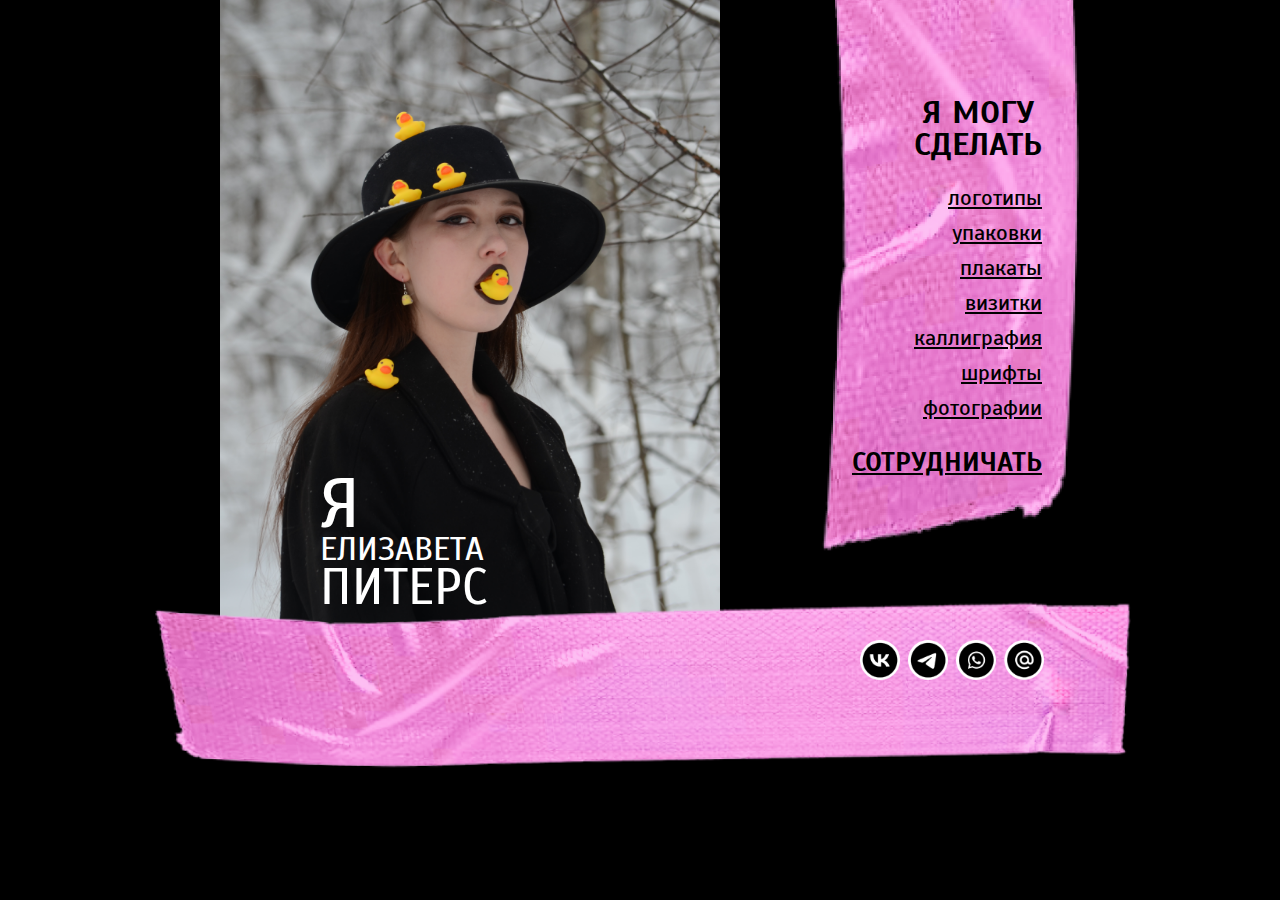
<file: index.html>
<!DOCTYPE html>
<html lang="ru">
    <head>
        <link rel="stylesheet" href="css/main.css" />
        <link rel="stylesheet" href="css/menu.css" />
        <link rel="stylesheet" href="css/home.css" />
        <meta name="viewport" content="width=device-width, initial-scale=1" />
        <script src="js/main.js"></script>
        <title>Главная - Елизавета Питерс</title>
    </head>
    <body>
        <div class="container">
            <main class="home">
                <div class="photo">
                    <img src="images/liza.png" alt="Фото Лизы" />
                    <div class="photo-title">
                        <span>Я</span>
                        <span>Елизавета</span>
                        <span>Питерс</span>
                    </div>
                </div>
            </main>
            <nav class="menu">
                <div class="menu-tape">
                    <h2 class="menu-title">Я могу<br />сделать</h2>
                    <div class="menu-links">
                        <a href="logotipy.html">Логотипы</a>
                        <a href="upakovki.html">Упаковки</a>
                        <a href="plakaty.html">Плакаты</a>
                        <a href="vizitki.html">Визитки</a>
                        <a href="kalligrafiya.html">Каллиграфия</a>
                        <a href="shrifty.html">Шрифты</a>
                        <a href="fotografii.html">Фотографии</a>
                    </div>
                    <a class="menu-bottom-link" href="index.html">Сотрудничать</a>
                    <div class="menu-collapse-button"></div>
                </div>
            </nav>
            <footer>
                <div class="footer-tape">
                    <div class="social-buttons">
                        <a href="index.html" class="vk"></a>
                        <a href="index.html" class="tg"></a>
                        <a href="index.html" class="whatsapp"></a>
                        <a href="index.html" class="email"></a>
                    </div>
                </div>
            </footer>
        </div>
    </body>
</html>
</file>
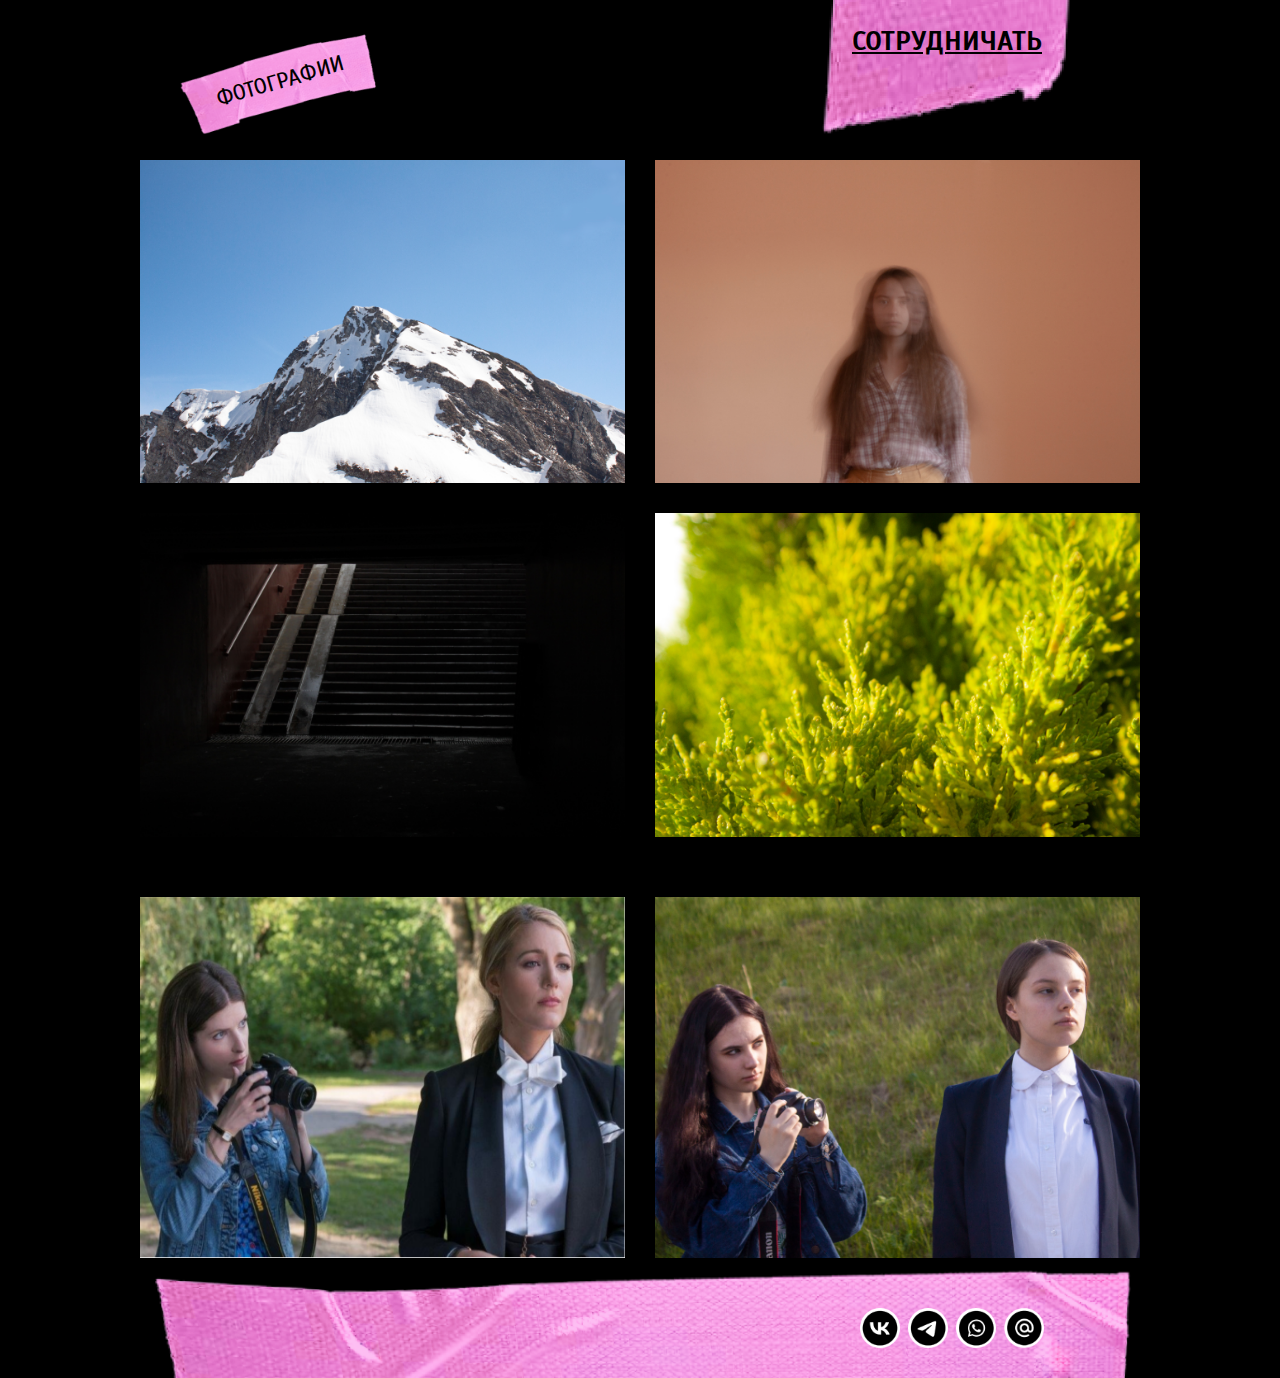
<file: fotografii.html>
<!DOCTYPE html>
<html lang="ru">
    <head>
        <link rel="stylesheet" href="css/main.css" />
        <link rel="stylesheet" href="css/menu.css" />
        <link rel="stylesheet" href="css/fotografii.css" />
        <meta name="viewport" content="width=device-width, initial-scale=1" />
        <script src="js/main.js"></script>
        <title>Фотографии - Елизавета Питерс</title>
    </head>
    <body>
        <div class="container">
            <header>
                <div class="title">
                    <h1 class="title-text">Фотографии</h1>
                </div>
                <nav class="menu collapsed">
                    <div class="menu-tape">
                        <h2 class="menu-title">Я могу<br />сделать</h2>
                        <div class="menu-links">
                            <a href="logotipy.html">Логотипы</a>
                            <a href="upakovki.html">Упаковки</a>
                            <a href="plakaty.html">Плакаты</a>
                            <a href="vizitki.html">Визитки</a>
                            <a href="kalligrafiya.html">Каллиграфия</a>
                            <a href="shrifty.html">Шрифты</a>
                            <a href="fotografii.html">Фотографии</a>
                        </div>
                        <a class="menu-bottom-link" href="index.html">Сотрудничать</a>
                        <div class="menu-collapse-button"></div>
                    </div>
                </nav>
            </header>
            <main class="fotografii">
                <div class="row">
                    <img src="images/fotografii/1.png" alt="Пример фотографии 1" />
                    <img src="images/fotografii/2.png" alt="Пример фотографии 2" />
                </div>
                <div class="row">
                    <img src="images/fotografii/3.png" alt="Пример фотографии 3" />
                    <img src="images/fotografii/4.png" alt="Пример фотографии 4" />
                </div>
                <div class="row">
                    <img src="images/fotografii/5.png" alt="Пример фотографии 5" />
                    <img src="images/fotografii/6.png" alt="Пример фотографии 6" />
                </div>
            </main>
            <footer>
                <div class="footer-tape">
                    <div class="social-buttons">
                        <a href="index.html" class="vk"></a>
                        <a href="index.html" class="tg"></a>
                        <a href="index.html" class="whatsapp"></a>
                        <a href="index.html" class="email"></a>
                    </div>
                </div>
            </footer>
        </div>
    </body>
</html>
</file>
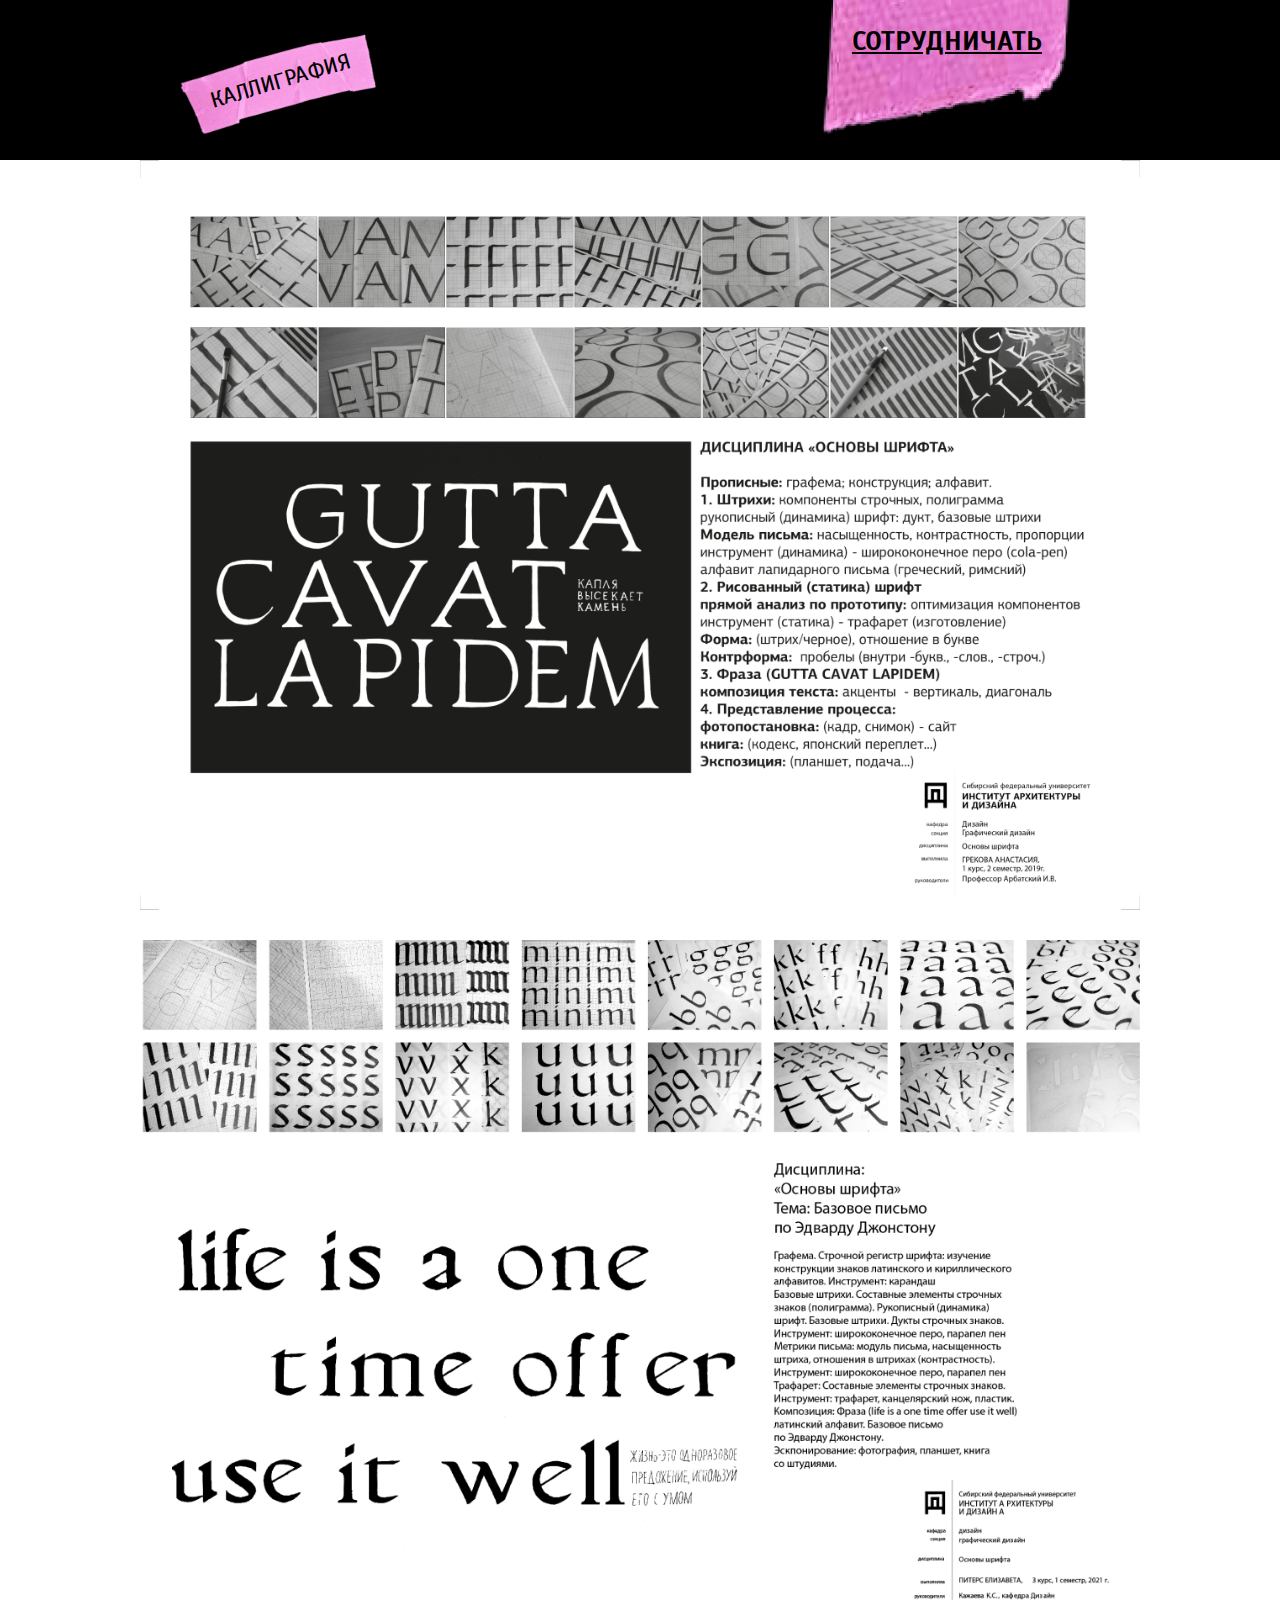
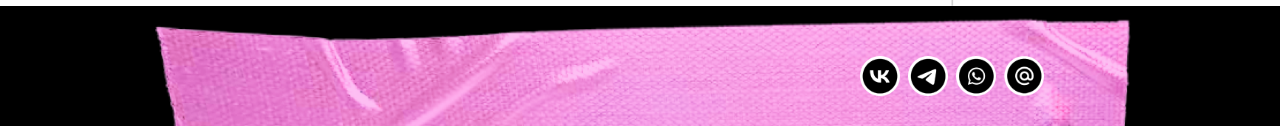
<file: kalligrafiya.html>
<!DOCTYPE html>
<html lang="ru">
    <head>
        <link rel="stylesheet" href="css/main.css" />
        <link rel="stylesheet" href="css/menu.css" />
        <meta name="viewport" content="width=device-width, initial-scale=1" />
        <script src="js/main.js"></script>
        <title>Каллиграфия - Елизавета Питерс</title>
    </head>
    <body>
        <div class="container">
            <header>
                <div class="title">
                    <h1 class="title-text">Каллиграфия</h1>
                </div>
                <nav class="menu collapsed">
                    <div class="menu-tape">
                        <h2 class="menu-title">Я могу<br />сделать</h2>
                        <div class="menu-links">
                            <a href="logotipy.html">Логотипы</a>
                            <a href="upakovki.html">Упаковки</a>
                            <a href="plakaty.html">Плакаты</a>
                            <a href="vizitki.html">Визитки</a>
                            <a href="kalligrafiya.html">Каллиграфия</a>
                            <a href="shrifty.html">Шрифты</a>
                            <a href="fotografii.html">Фотографии</a>
                        </div>
                        <a class="menu-bottom-link" href="index.html">Сотрудничать</a>
                        <div class="menu-collapse-button"></div>
                    </div>
                </nav>
            </header>
        </div>
        <div class="white-container">
            <main>
                <img src="images/kalligrafiya/1.png" alt="Пример каллиграфии 1" />
                <img src="images/kalligrafiya/2.png" alt="Пример каллиграфии 2" />
            </main>
        </div>
        <div class="container">
            <footer>
                <div class="footer-tape">
                    <div class="social-buttons">
                        <a href="index.html" class="vk"></a>
                        <a href="index.html" class="tg"></a>
                        <a href="index.html" class="whatsapp"></a>
                        <a href="index.html" class="email"></a>
                    </div>
                </div>
            </footer>
        </div>
    </body>
</html>
</file>
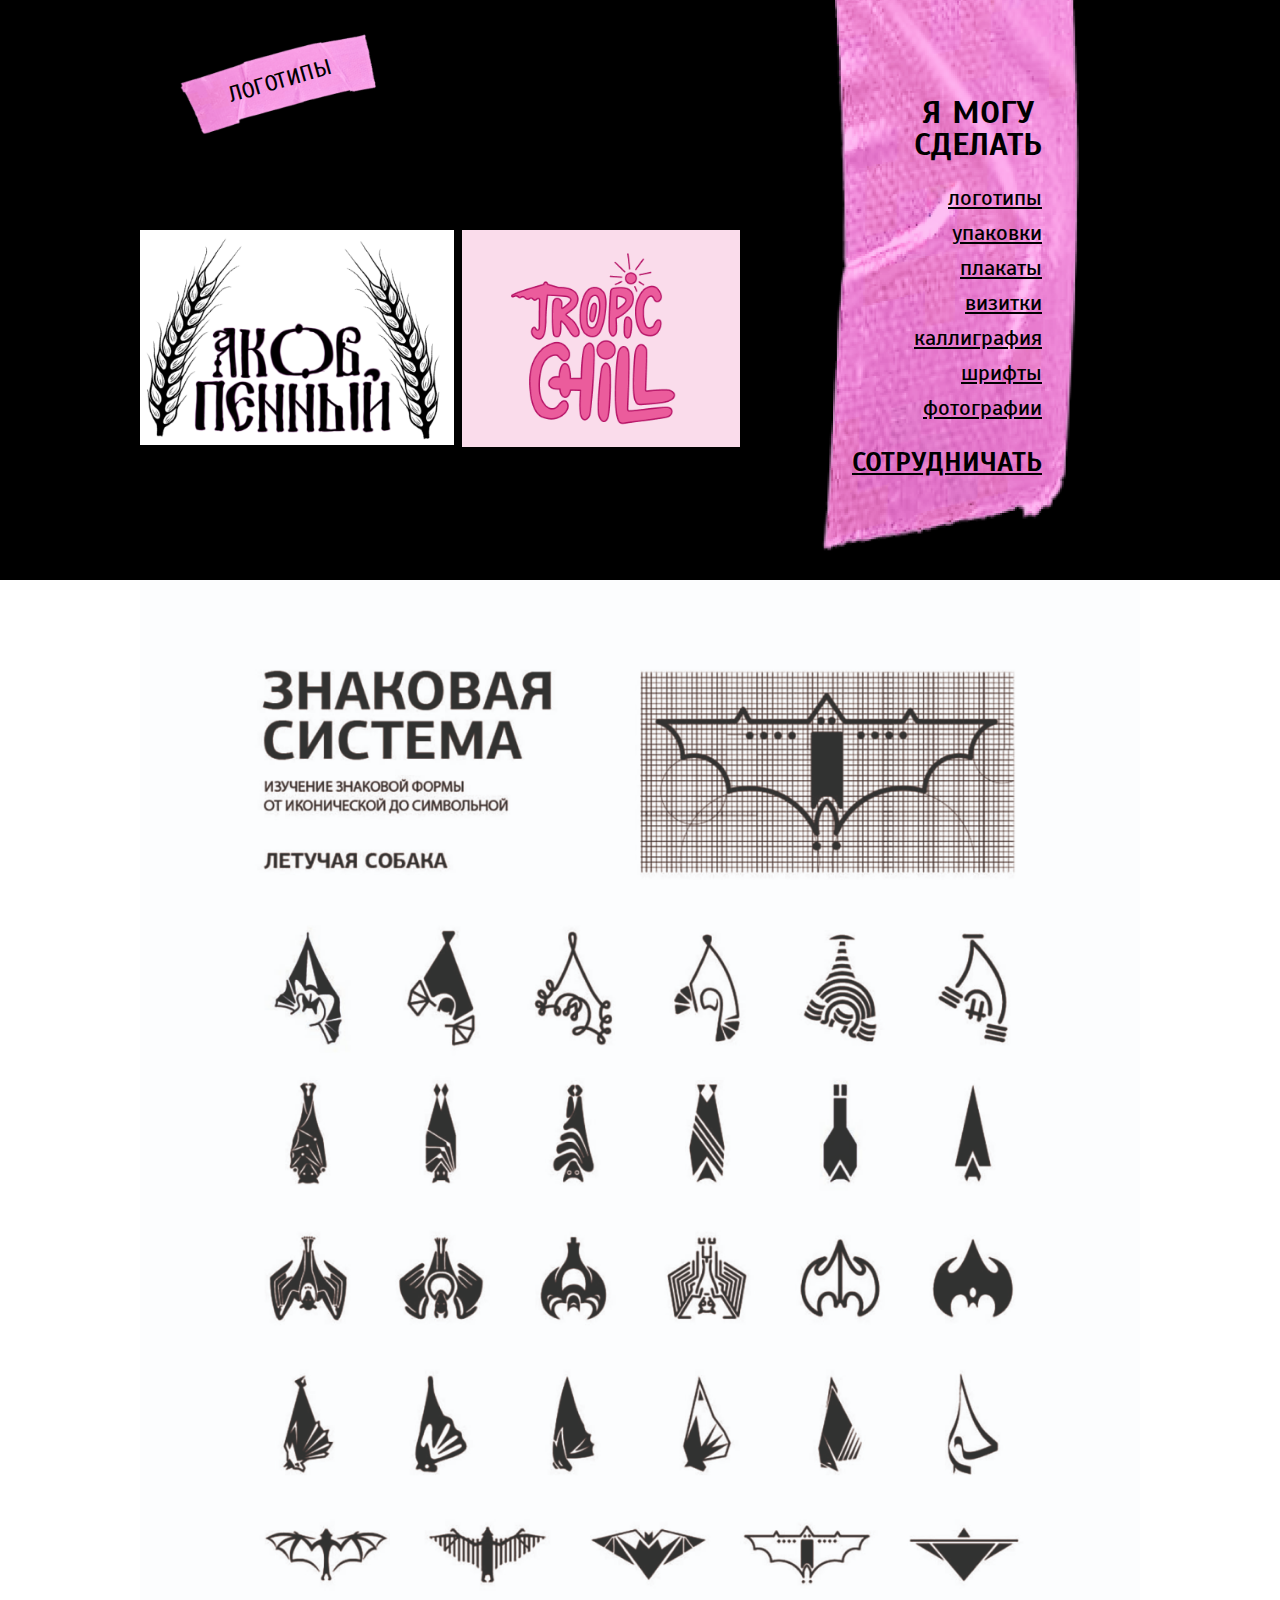
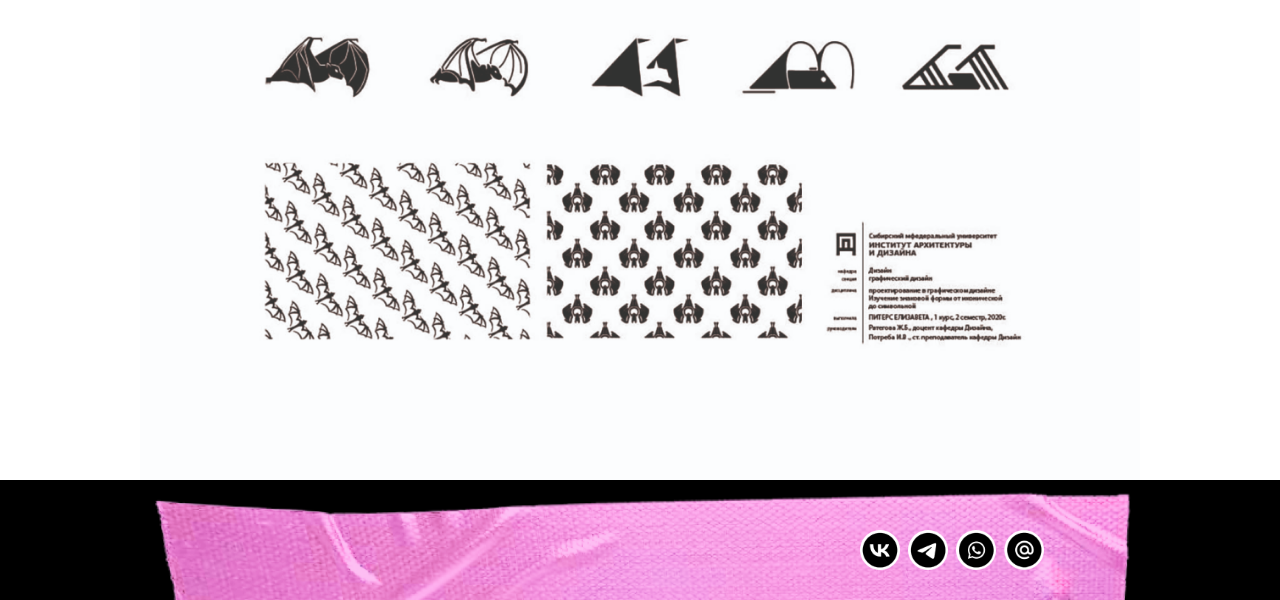
<file: logotipy.html>
<!DOCTYPE html>
<html lang="ru">
    <head>
        <link rel="stylesheet" href="css/main.css" />
        <link rel="stylesheet" href="css/menu.css" />
        <link rel="stylesheet" href="css/logotipy.css" />
        <meta name="viewport" content="width=device-width, initial-scale=1" />
        <script src="js/main.js"></script>
        <title>Логотипы - Елизавета Питерс</title>
    </head>
    <body>
        <div class="container">
            <header>
                <div class="title">
                    <h1 class="title-text">Логотипы</h1>
                </div>
                <nav class="menu collapsed">
                    <div class="menu-tape">
                        <h2 class="menu-title">Я могу<br />сделать</h2>
                        <div class="menu-links">
                            <a href="logotipy.html">Логотипы</a>
                            <a href="upakovki.html">Упаковки</a>
                            <a href="plakaty.html">Плакаты</a>
                            <a href="vizitki.html">Визитки</a>
                            <a href="kalligrafiya.html">Каллиграфия</a>
                            <a href="shrifty.html">Шрифты</a>
                            <a href="fotografii.html">Фотографии</a>
                        </div>
                        <a class="menu-bottom-link" href="index.html">Сотрудничать</a>
                        <div class="menu-collapse-button"></div>
                    </div>
                </nav>
            </header>
            </div>
            <div class="logotipy-container">
                <div class="logotipy">
                    <div class="img-wrapper">
                        <img src="images/logotipy/1.png" alt="Пример логотипов 1" />
                    </div>
                    <div class="row">
                        <div class="img-wrapper">
                            <img
                                src="images/logotipy/2.png"
                                alt="Пример логотипов 2"
                            />
                        </div>
                        <div class="img-wrapper">
                            <img
                                src="images/logotipy/3.png"
                                alt="Пример логотипов 3"
                            />
                        </div>
                    </div>
                </div>
            </div>
            <div class="container">
            <footer>
                <div class="footer-tape">
                    <div class="social-buttons">
                        <a href="index.html" class="vk"></a>
                        <a href="index.html" class="tg"></a>
                        <a href="index.html" class="whatsapp"></a>
                        <a href="index.html" class="email"></a>
                    </div>
                </div>
            </footer>
                </body>
        </div>
</html>
</file>
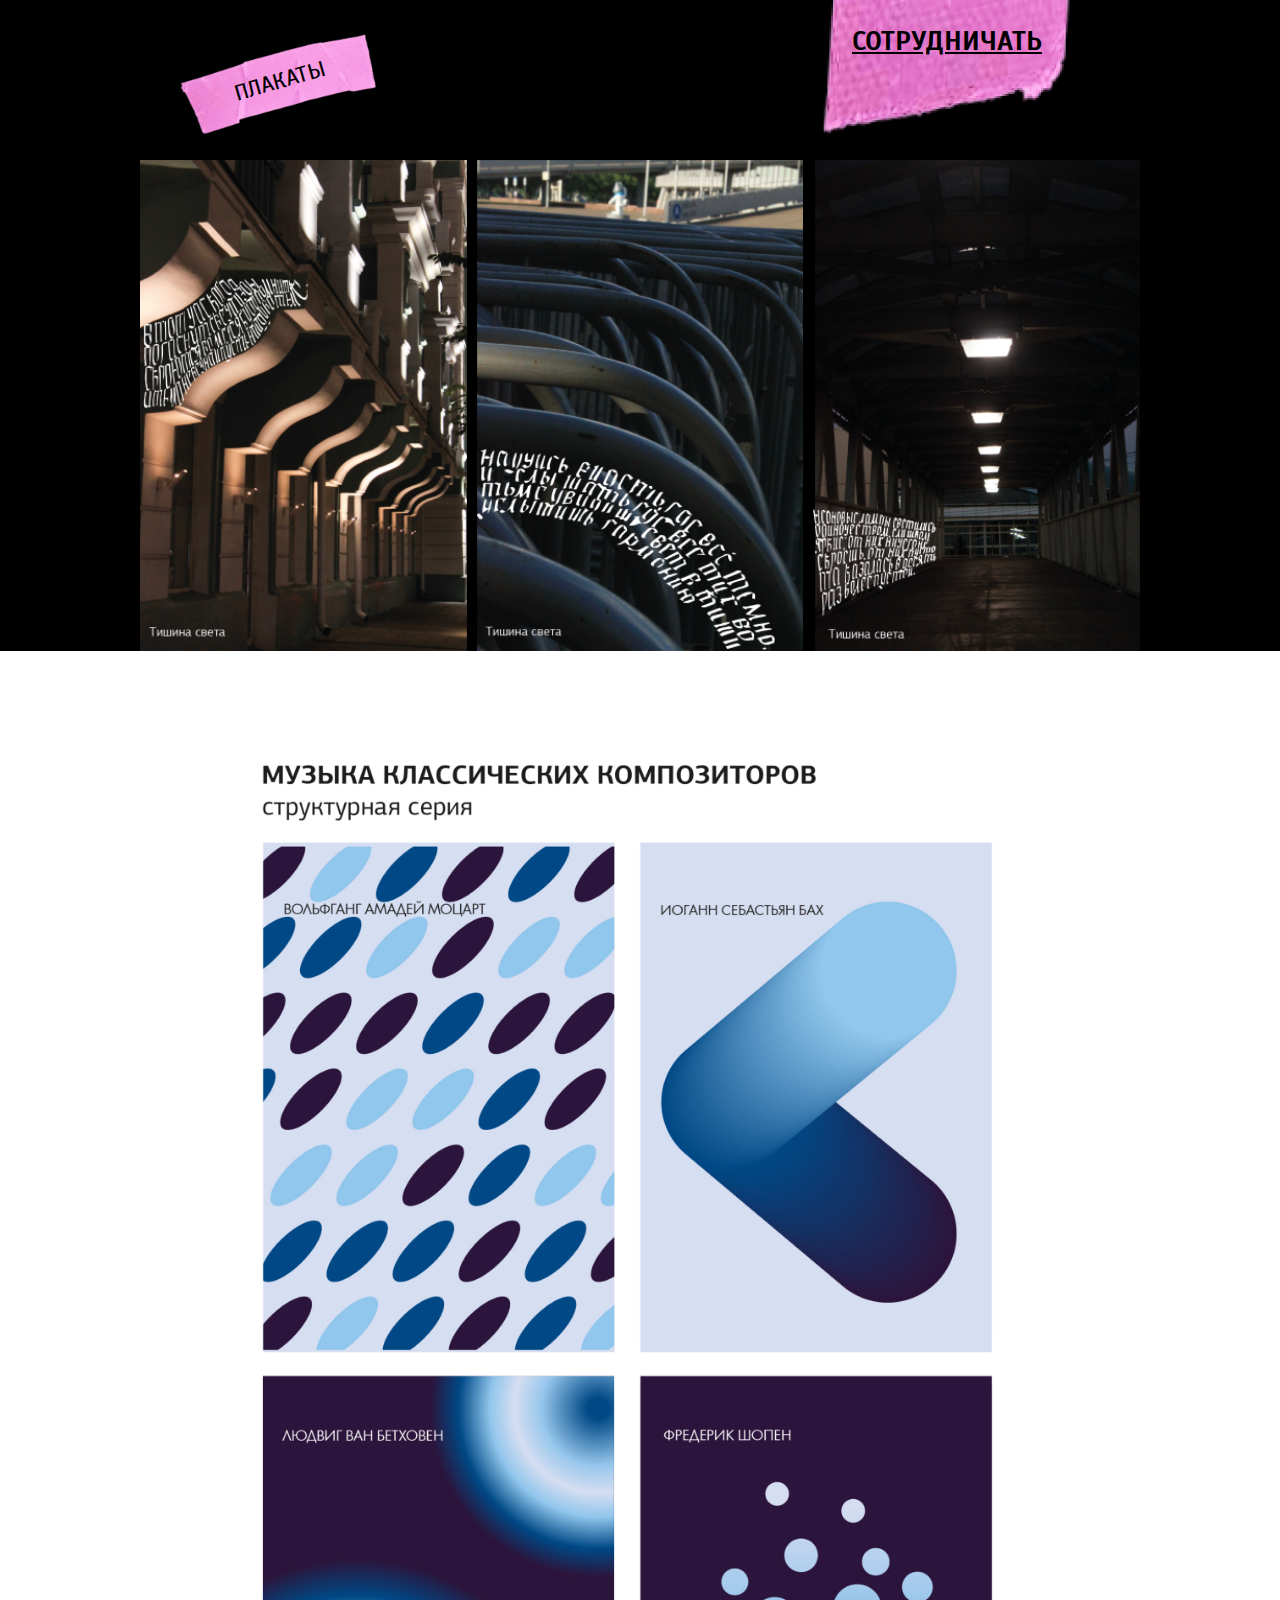
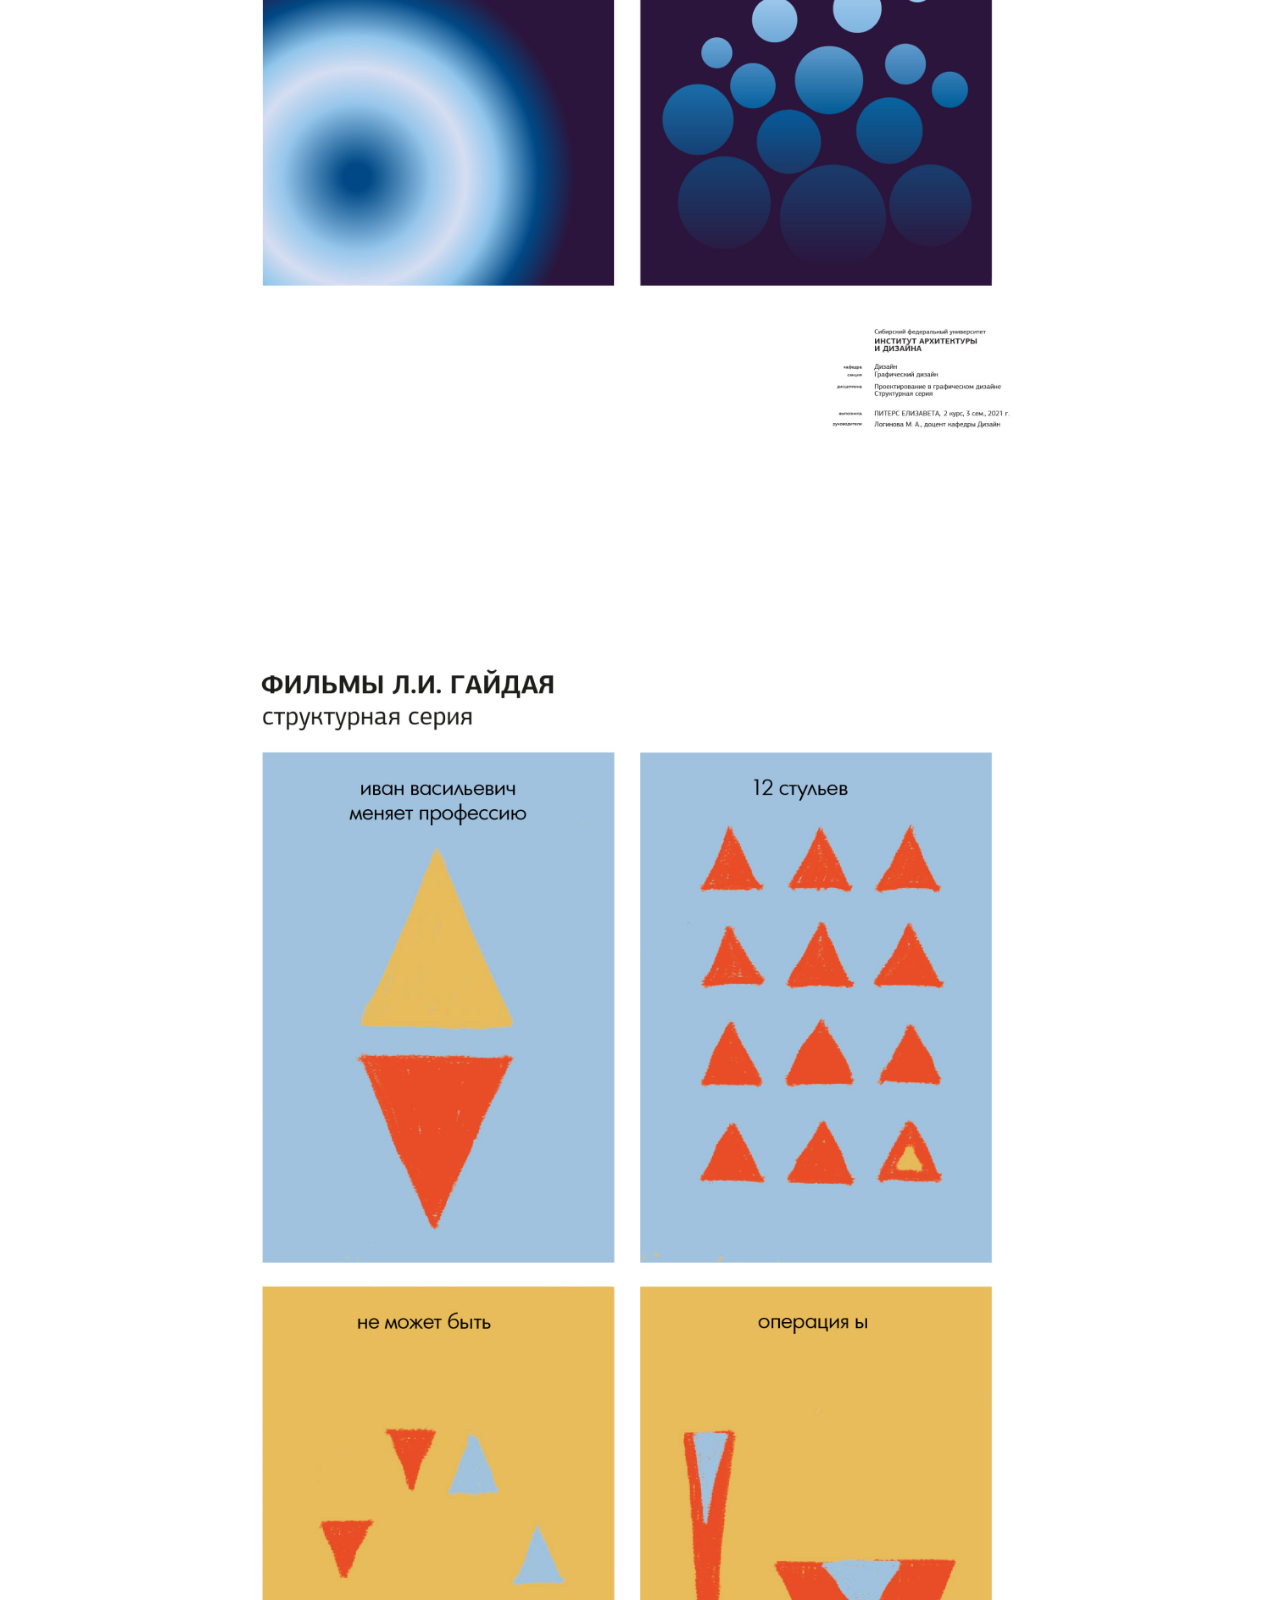
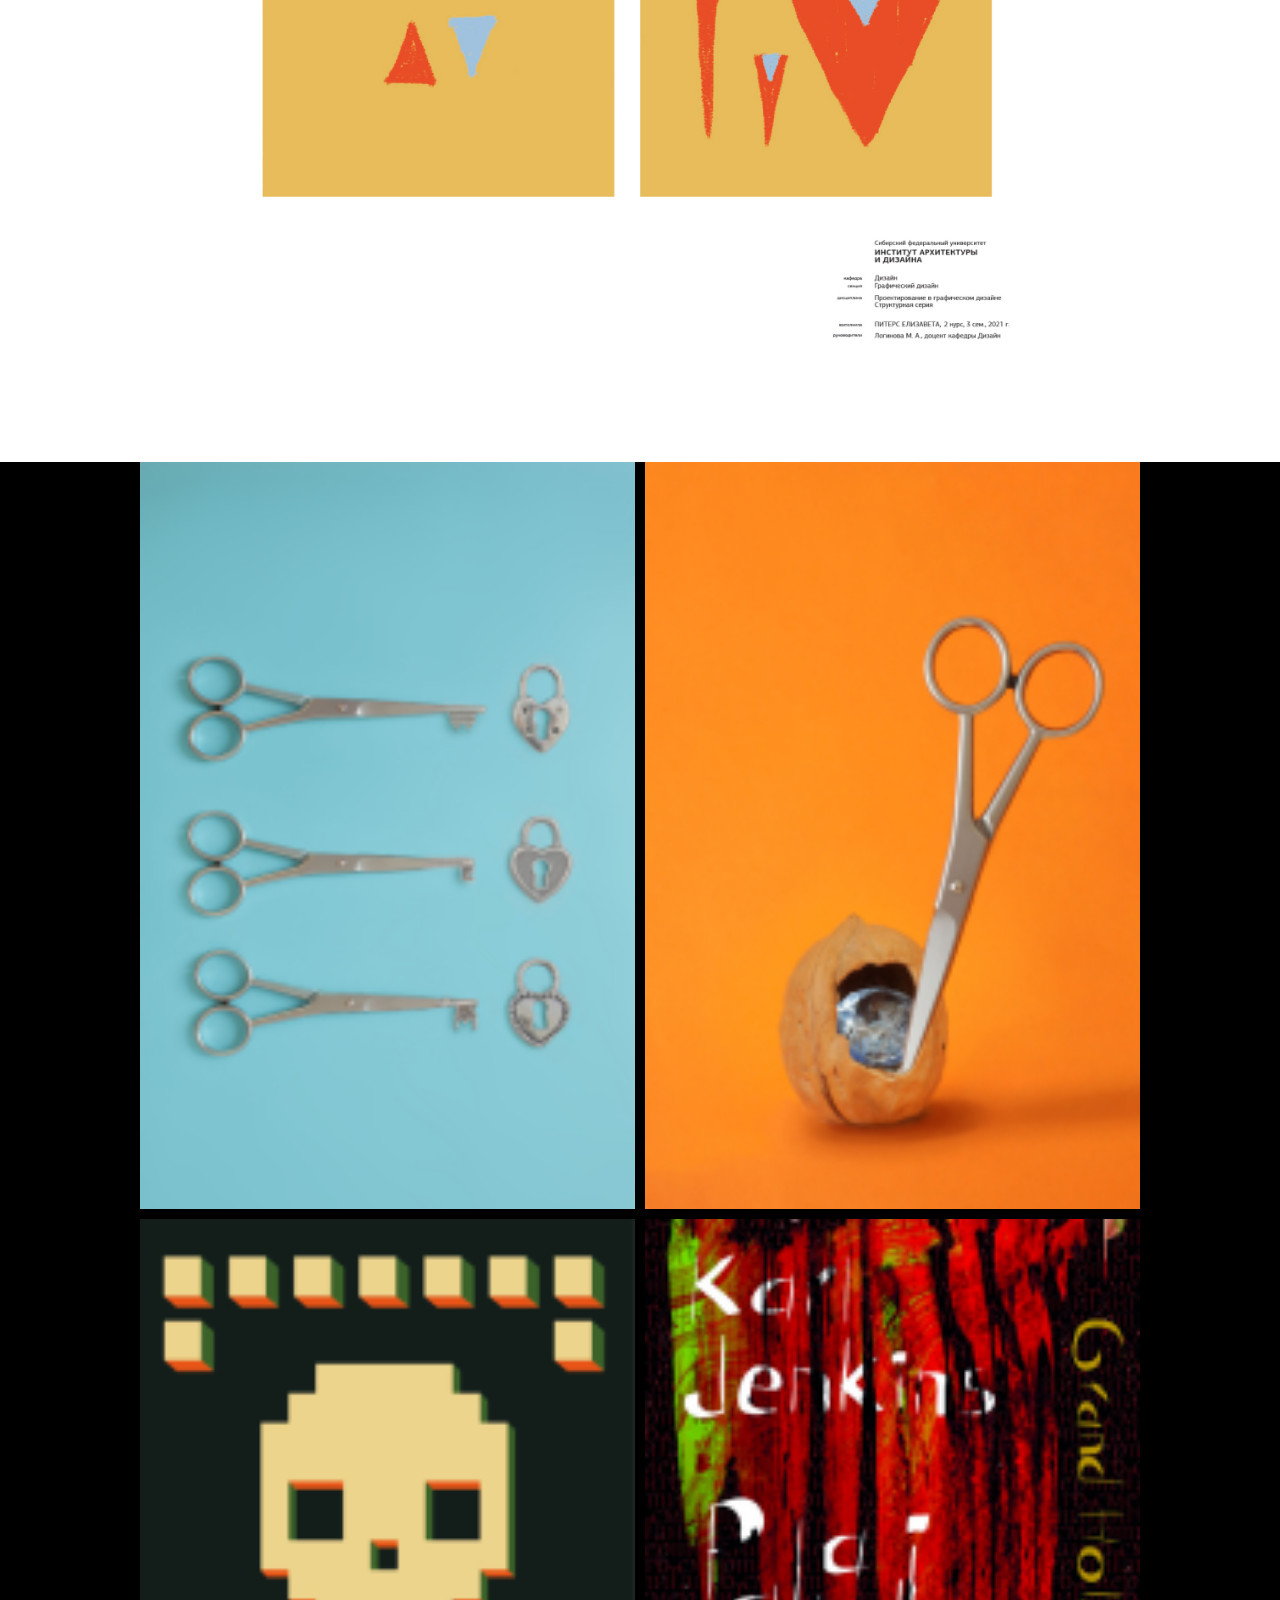
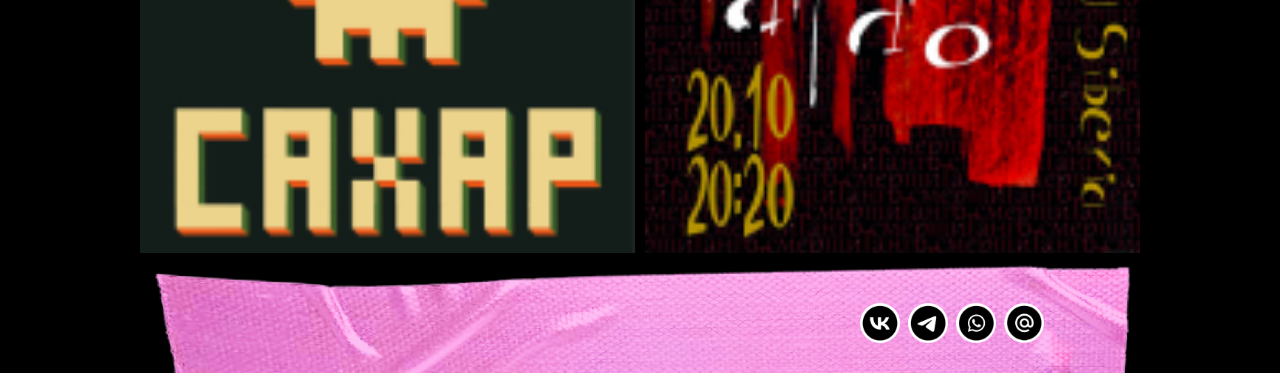
<file: plakaty.html>
<!DOCTYPE html>
<html lang="ru">
    <head>
        <link rel="stylesheet" href="css/main.css" />
        <link rel="stylesheet" href="css/menu.css" />
        <link rel="stylesheet" href="css/plakaty.css" />
        <meta name="viewport" content="width=device-width, initial-scale=1" />
        <script src="js/main.js"></script>
        <title>Плакаты - Елизавета Питерс</title>
    </head>
    <body>
        <div class="container">
            <header>
                <div class="title">
                    <h1 class="title-text">Плакаты</h1>
                </div>
                <nav class="menu collapsed">
                    <div class="menu-tape">
                        <h2 class="menu-title">Я могу<br />сделать</h2>
                        <div class="menu-links">
                            <a href="logotipy.html">Логотипы</a>
                            <a href="upakovki.html">Упаковки</a>
                            <a href="plakaty.html">Плакаты</a>
                            <a href="vizitki.html">Визитки</a>
                            <a href="kalligrafiya.html">Каллиграфия</a>
                            <a href="shrifty.html">Шрифты</a>
                            <a href="fotografii.html">Фотографии</a>
                        </div>
                        <a class="menu-bottom-link" href="index.html">Сотрудничать</a>
                        <div class="menu-collapse-button"></div>
                    </div>
                </nav>
            </header>
            <main class="plakaty top">
                <div class="row">
                    <img src="images/plakaty/1.png" alt="Пример плакатов 1" />
                    <img src="images/plakaty/2.png" alt="Пример плакатов 2" />
                    <img src="images/plakaty/3.png" alt="Пример плакатов 3" />
                </div>
            </main>
        </div>
        <div class="white-container">
            <main class="plakaty middle">
                <div class="row">
                    <img src="images/plakaty/4.png" alt="Пример плакатов 4" />
                    <img src="images/plakaty/5.png" alt="Пример плакатов 5" />
                </div>
            </main>
        </div>
        <div class="container">
            <main class="plakaty bottom">
                <div class="row">
                    <img src="images/plakaty/6.png" alt="Пример плакатов 6" />
                    <img src="images/plakaty/7.png" alt="Пример плакатов 7" />
                </div>
                <div class="row">
                    <img src="images/plakaty/8.png" alt="Пример плакатов 8" />
                    <img src="images/plakaty/9.png" alt="Пример плакатов 9" />
                </div>
            </main>
            <footer>
                <div class="footer-tape">
                    <div class="social-buttons">
                        <a href="index.html" class="vk"></a>
                        <a href="index.html" class="tg"></a>
                        <a href="index.html" class="whatsapp"></a>
                        <a href="index.html" class="email"></a>
                    </div>
                </div>
            </footer>
        </div>
    </body>
</html>
</file>
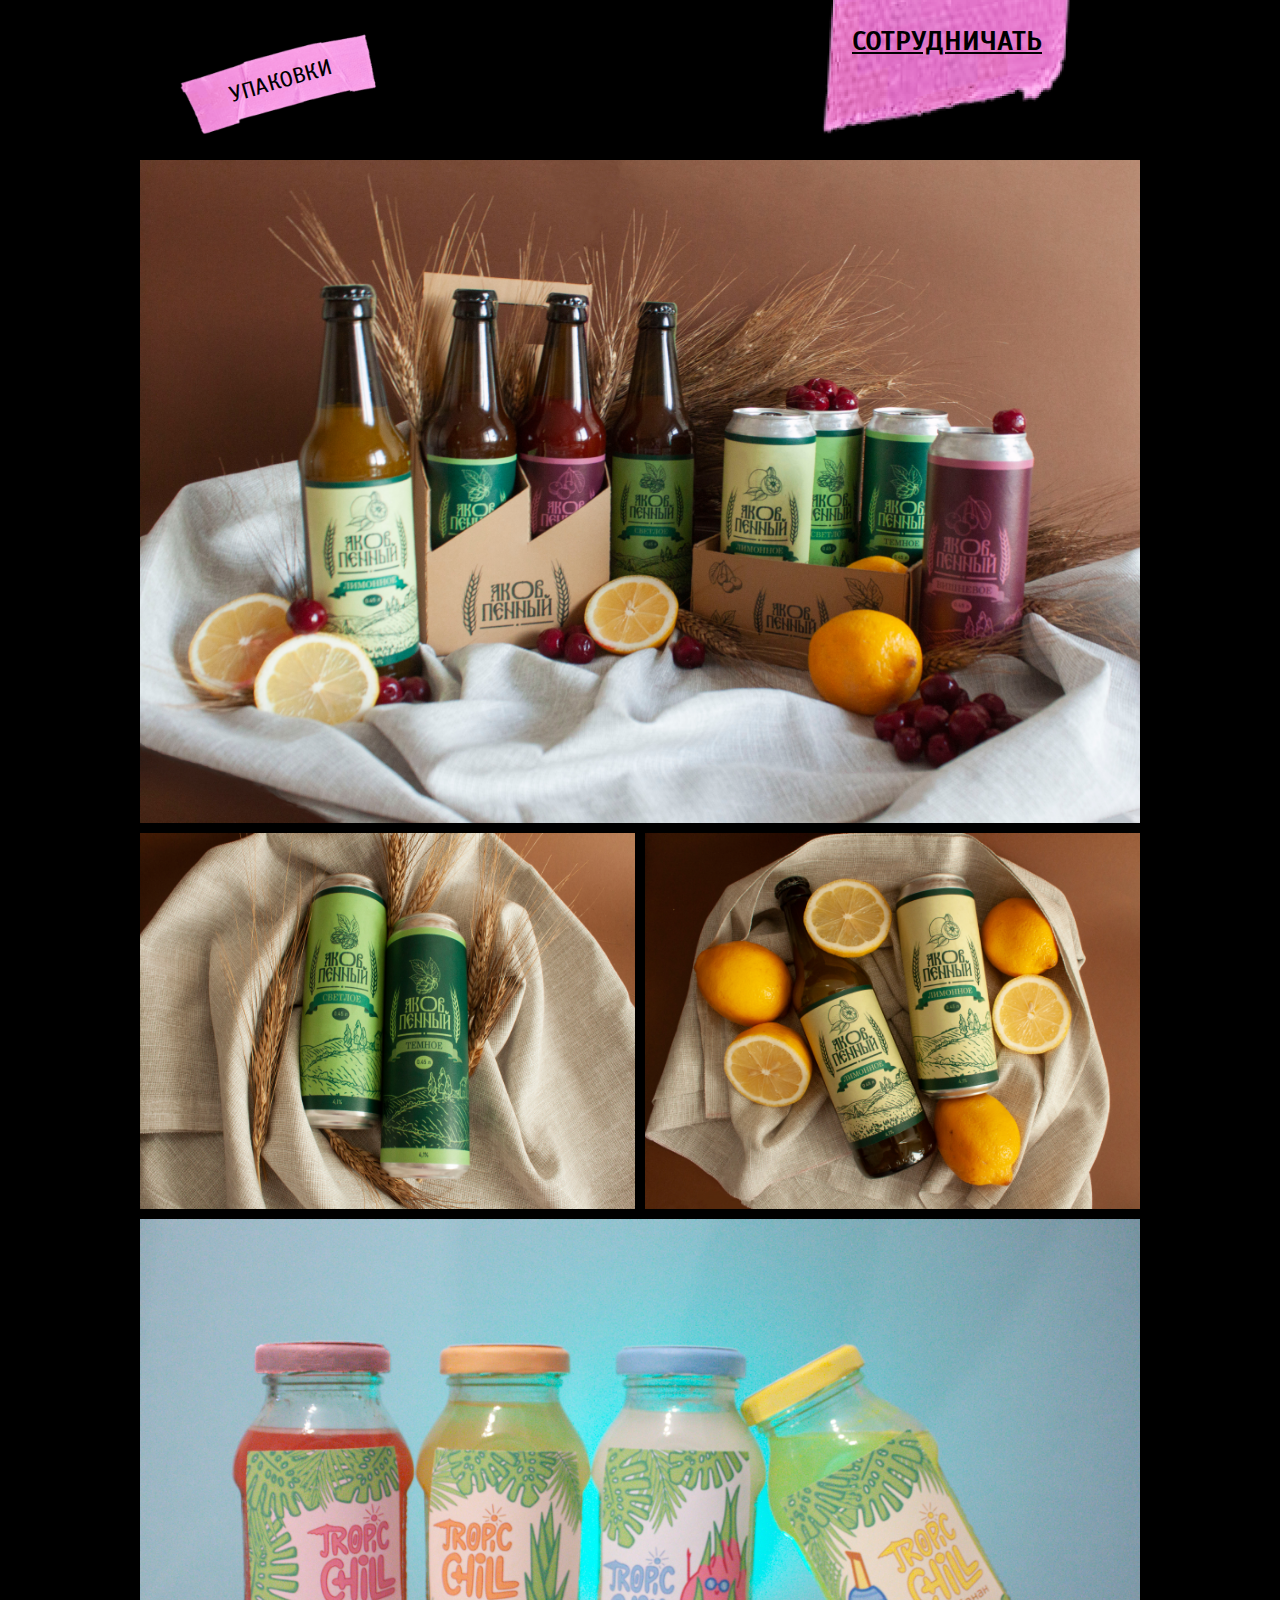
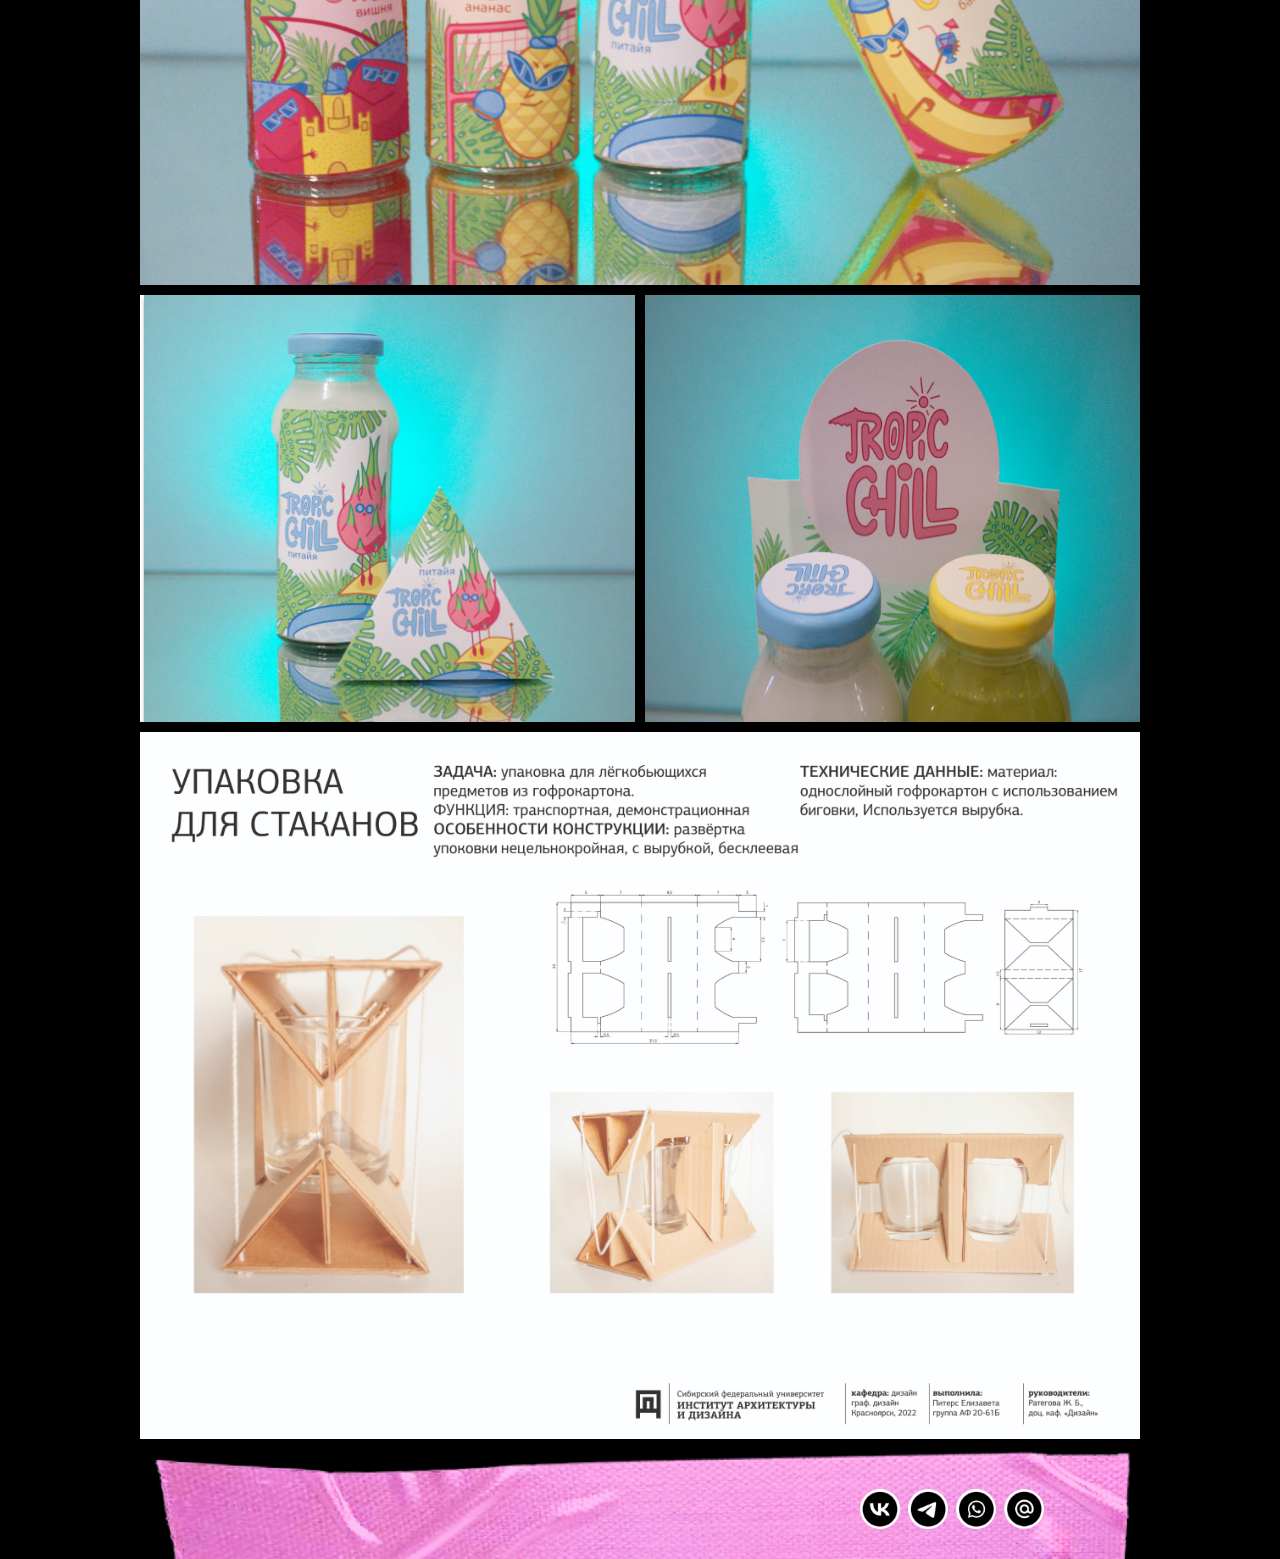
<file: upakovki.html>
<!DOCTYPE html>
<html lang="ru">
    <head>
        <link rel="stylesheet" href="css/main.css" />
        <link rel="stylesheet" href="css/menu.css" />
        <link rel="stylesheet" href="css/upakovki.css" />
        <meta name="viewport" content="width=device-width, initial-scale=1" />
        <script src="js/main.js"></script>
        <title>Упаковки - Елизавета Питерс</title>
    </head>
    <body>
        <div class="container">
            <header>
                <div class="title">
                    <h1 class="title-text">Упаковки</h1>
                </div>
                <nav class="menu collapsed">
                    <div class="menu-tape">
                        <h2 class="menu-title">Я могу<br />сделать</h2>
                        <div class="menu-links">
                            <a href="logotipy.html">Логотипы</a>
                            <a href="upakovki.html">Упаковки</a>
                            <a href="plakaty.html">Плакаты</a>
                            <a href="vizitki.html">Визитки</a>
                            <a href="kalligrafiya.html">Каллиграфия</a>
                            <a href="shrifty.html">Шрифты</a>
                            <a href="fotografii.html">Фотографии</a>
                        </div>
                        <a class="menu-bottom-link" href="index.html">Сотрудничать</a>
                        <div class="menu-collapse-button"></div>
                    </div>
                </nav>
            </header>
            <main class="upakovki">
                <div class="row">
                    <img src="images/upakovki/1.png" alt="Пример упаковок 1" />
                </div>
                <div class="row">
                    <img src="images/upakovki/2.png" alt="Пример упаковок 2" />
                    <img src="images/upakovki/3.png" alt="Пример упаковок 3" />
                </div>
                <div class="row">
                    <img src="images/upakovki/4.png" alt="Пример упаковок 4" />
                </div>
                <div class="row">
                    <img src="images/upakovki/5.png" alt="Пример упаковок 6" />
                    <img src="images/upakovki/6.png" alt="Пример упаковок 7" />
                </div>
                <div class="row">
                    <img src="images/upakovki/7.png" alt="Пример упаковок 8" />
                </div>
            </main>
            <footer>
                <div class="footer-tape">
                    <div class="social-buttons">
                        <a href="index.html" class="vk"></a>
                        <a href="index.html" class="tg"></a>
                        <a href="index.html" class="whatsapp"></a>
                        <a href="index.html" class="email"></a>
                    </div>
                </div>
            </footer>
        </div>
    </body>
</html>
</file>
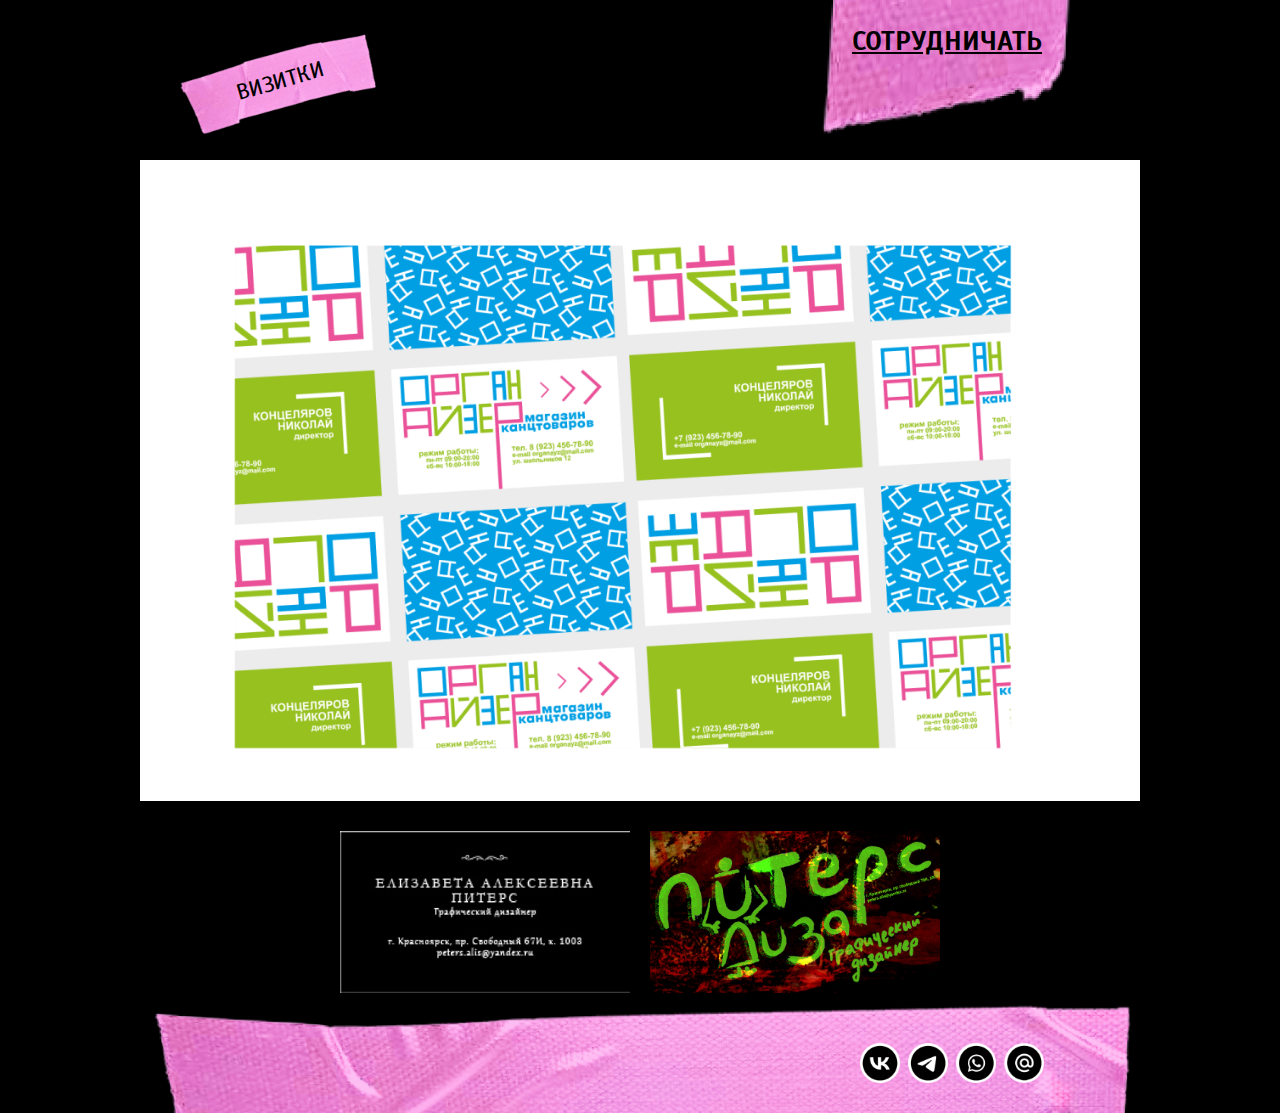
<file: vizitki.html>
<!DOCTYPE html>
<html lang="ru">
    <head>
        <link rel="stylesheet" href="css/main.css" />
        <link rel="stylesheet" href="css/menu.css" />
        <link rel="stylesheet" href="css/vizitki.css" />
        <meta name="viewport" content="width=device-width, initial-scale=1" />
        <script src="js/main.js"></script>
        <title>Визитки - Елизавета Питерс</title>
    </head>
    <body>
        <div class="container">
            <header>
                <div class="title">
                    <h1 class="title-text">Визитки</h1>
                </div>
                <nav class="menu collapsed">
                    <div class="menu-tape">
                        <h2 class="menu-title">Я могу<br />сделать</h2>
                        <div class="menu-links">
                            <a href="logotipy.html">Логотипы</a>
                            <a href="upakovki.html">Упаковки</a>
                            <a href="plakaty.html">Плакаты</a>
                            <a href="vizitki.html">Визитки</a>
                            <a href="kalligrafiya.html">Каллиграфия</a>
                            <a href="shrifty.html">Шрифты</a>
                            <a href="fotografii.html">Фотографии</a>
                        </div>
                        <a class="menu-bottom-link" href="index.html">Сотрудничать</a>
                        <div class="menu-collapse-button"></div>
                    </div>
                </nav>
            </header>
            <main class="vizitki">
                <img src="images/vizitki/1.png" alt="" />
                <div class="row">
                    <img src="images/vizitki/2.png" alt="Пример визиток 1" />
                    <img src="images/vizitki/3.png" alt="Пример визиток 2" />
                </div>
            </main>
            <footer>
                <div class="footer-tape">
                    <div class="social-buttons">
                        <a href="index.html" class="vk"></a>
                        <a href="index.html" class="tg"></a>
                        <a href="index.html" class="whatsapp"></a>
                        <a href="index.html" class="email"></a>
                    </div>
                </div>
            </footer>
        </div>
    </body>
</html>
</file>
<file: css/main.css>
@font-face {
    font-family: Scada;
    src: url('../fonts/Scada/Scada-Regular.ttf');
}

@font-face {
    font-family: Scada;
    font-weight: 700;
    src: url('../fonts/Scada/Scada-Bold.ttf');
}

html {
    margin: 0;
    padding: 0;
}

body {
    padding: 0;
    margin: 0;
    background-color: black;
    font-family: Scada;
}

.title {
    display: flex;
    justify-content: center;
    align-items: center;
    position: absolute;
    top: 25px;
    left: 25px;
    width: 130px;
    height: 80px;
    background-image: url('../images/title.png');
    background-size: contain;
    background-repeat: no-repeat;
    background-position: center;
}

.title-text {
    font-size: 16px;
    font-weight: 400;
    position: relative;
    top: -5px;
    transform: rotate(-16deg);
    text-transform: uppercase;
}

header {
    height: 115px;
}

main {
    display: flex;
    flex-direction: column;
    padding: 0 10px;
    margin-bottom: 50px;
    gap: 10px;
}

.row {
    display: flex;
    flex-direction: row;
    gap: 10px;
}

footer {
    display: flex;
    justify-content: center;
    padding-bottom: 50px;
}

img {
    display: block;
    width: 100%;
    overflow: hidden;
}

.social-buttons {
    display: flex;
    gap: 8px;
}

.social-buttons a {
    display: block;
    width: 50px;
    height: 50px;
    background-size: contain;
}

.social-buttons a.vk {
    background-image: url('../images/social/vk.png');
}

.social-buttons a.tg {
    background-image: url('../images/social/tg.png');
}

.social-buttons a.whatsapp {
    background-image: url('../images/social/whatsapp.png');
}

.social-buttons a.email {
    background-image: url('../images/social/email.png');
}

@media screen and (min-width: 1000px) {
    header {
        height: 160px;
    }

    .container {
        position: relative;
        width: 1000px;
        margin: 0 auto;
    }

    .white-container {
        padding: 0 calc((100vw - 1000px) / 2);
        background-color: white;
    }

    main {
        width: 1000px;
        margin: 0 auto;
        gap: 30px;
        padding: 0;
        margin-bottom: 0;
    }

    .row {
        gap: 30px;
    }

    .title {
        width: 230px;
        height: 120px;
    }

    .title-text {
        font-size: 22px;
    }

    footer {
        padding: 0;
        display: flex;
        justify-content: center;
    }
    
    .footer-tape {
        position: relative;
        background-image: url('../images/footer.png');
        background-size: 100%;
        background-repeat: no-repeat;
        background-position: top;
        width: 1000px;
        height: 120px;

    }

    .social-buttons {
        position: relative;
        width: min-content;
        top: 50px;
        left: 720px;
    }

    .social-buttons a {
        width: 40px;
        height: 40px;
    }
}
</file>
<file: css/menu.css>
.menu {
    position: absolute;
    top: 0;
    right: 4px;
    width: 200px;
    transition: top 1s;
}

.menu.collapsed {
    top: -360px;
}

.menu-tape {
    background-image: url("../images/menu.png");
    background-repeat: no-repeat;
    background-position: bottom;
    background-size: cover;
    /* height: 500px; */
    padding: 93px 28px 0 0;
    text-align: end;
    display: flex;
    flex-direction: column;
    align-items: flex-end;
    gap: 30px;
}

.menu-title {
    font-size: 22px;
    margin: 0;
    line-height: 1;
    text-align: center;
}

.menu-links {
    display: flex;
    flex-direction: column;
    gap: 6px;
}

.menu-links a {
    font-size: 18px;
    text-transform: lowercase;
    color: inherit;
}

.menu-bottom-link {
    font-size: 18px;
    font-weight: 700;
    text-transform: uppercase;
    color: inherit;
}

.menu-collapse-button {
    margin-top: -30px;
    width: 100%;
    height: 60px;
    cursor: pointer;
}

@media screen and (min-width: 1000px) {
    .menu {
        width: 300px;
        right: 50px;
    }
    
    .menu.collapsed {
        top: -450px;
    }

    .menu-title {
        font-size: 32px;
        text-transform: uppercase;
    }

    .menu.collapsed:hover {
        top: 0;
    }

    .menu-tape {
        padding-right: 48px;
        padding-bottom: 100px;
        gap: 40px;
    }

    .menu-links {
        gap: 8px;
    }

    .menu-links a {
        font-size: 22px;
    }

    .menu-bottom-link {
        font-size: 27px;
    }

    .menu-collapse-button {
        display: none;
    }
}
</file>
<file: css/home.css>
header {
    height: 0;
}

.home {
    padding: 0;
    margin-bottom: 0;
}

.container {
    display: flex;
    flex-direction: column;
    align-items: center;
}

.menu {
    position: static;
    width: 300px;
}
.menu-title {
    font-size: 32px;
    text-transform: uppercase;
}

.menu.collapsed:hover {
    top: 0;
}

.menu-tape {
    padding-top: 20px;
    padding-right: 48px;
    padding-bottom: 6em;
    gap: 24px;
}

.menu-links {
    gap: 8px;
}

.menu-links a {
    font-size: 22px;
}

.menu-bottom-link {
    font-size: 27px;
}

.menu-collapse-button {
    display: none;
}

.photo {
    position: relative;
}

.photo-title {
    display: block;
    position: absolute;
    left: 23%;
    bottom: 4%;
    color: white;
}

.photo-title span {
    display: block;
    text-transform: uppercase;
    line-height: 0.9;
}

.photo-title span:nth-child(1) {
    font-size: 70px;
}

.photo-title span:nth-child(2) {
    font-size: 33px;
}

.photo-title span:nth-child(3) {
    font-size: 50px;
}

@media screen and (min-width: 1000px) {
    .container {
        display: block;
    }

    .menu {
        position: absolute;
        width: 300px;
    }

    .menu-tape {
        padding-top: 6em;
        padding-right: 3em;
        padding-bottom: 6em;
    }

    .photo {
        width: 500px;
        margin-left: 80px;
        height: 650px;
        display: flex;
        flex-direction: column;
        justify-content: end;
    }

    .photo-title {
        display: block;
        position: absolute;
        left: 100px;
        bottom: 40px;
        color: white;
    }

    .photo-title span {
        display: block;
        text-transform: uppercase;
        line-height: 0.9;
    }

    .photo-title span:nth-child(1) {
        font-size: 70px;
    }

    .photo-title span:nth-child(2) {
        font-size: 33px;
    }

    .photo-title span:nth-child(3) {
        font-size: 50px;
    }

    footer {
        position: absolute;
        bottom: -140px;
    }

    .footer-tape {
        height: 200px;
    }
}
</file>
<file: css/fotografii.css>
.fotografii .row {
    flex-direction: column;
}

@media screen and (min-width: 1000px) {
    .fotografii .row:nth-child(3) {
        margin-top: 30px;
    }

    .fotografii .row {
        flex-direction: row;
    }
}
</file>
<file: css/logotipy.css>
.logotipy-container {
    margin-bottom: 50px;
}

.logotipy {
    padding: 0 16px;
    display: flex;
    flex-direction: column;
    gap: 4px;
}

.logotipy img {
    width: 100%;
    height: auto;
}

.logotipy .row {
    display: flex;
    flex-direction: row;
    gap: 8px;
}

@media screen and (min-width: 1000px) {
    header {
        height: 580px;
    }

    .menu {
        top: 0;
    }

    .menu.collapsed {
        top: 0;
    }

    .menu-tape {
        padding-top: 6em;
        padding-right: 3em;
        padding-bottom: 6em;
        gap: 24px;
    }

    .logotipy-container {
        margin-bottom: 0;
        background-color: white;
    }

    .logotipy {
        position: relative;
        width: 1000px;
        margin: 0 auto;
    }

    .logotipy .row {
        position: absolute;
        top: -350px;
        width: 600px;
    }
}
</file>
<file: css/plakaty.css>
.plakaty {
    display: flex;
    flex-direction: column;
    gap: 10px;
    padding: 0 10px;
    margin-bottom: 50px;
}

.row {
    display: flex;
    flex-direction: row;
    gap: 10px;
}

.plakaty.top .row {
    flex-direction: column;
}

.plakaty.middle .row {
    flex-direction: column;
}

@media screen and (min-width: 1000px) {
    .plakaty {
        padding: 0;
        margin-bottom: 0;
    }

    .plakaty.top .row {
        flex-direction: row;
    }
}
</file>
<file: css/upakovki.css>
.upakovki {
    display: flex;
    flex-direction: column;
    gap: 10px;
    padding: 0 10px;
    margin-bottom: 50px;
}

.row {
    display: flex;
    flex-direction: row;
    gap: 10px;
}

@media screen and (min-width: 1000px) {
    .upakovki {
        padding: 0;
        margin-bottom: 0;
    }
}
</file>
<file: css/vizitki.css>
.vizitki .row {
    flex-direction: column;
    gap: 10px;
}

@media screen and (min-width: 1000px) {
    .vizitki .row {
        flex-direction: row;
        padding: 0 200px;
        gap: 20px;
    }
}
</file>
